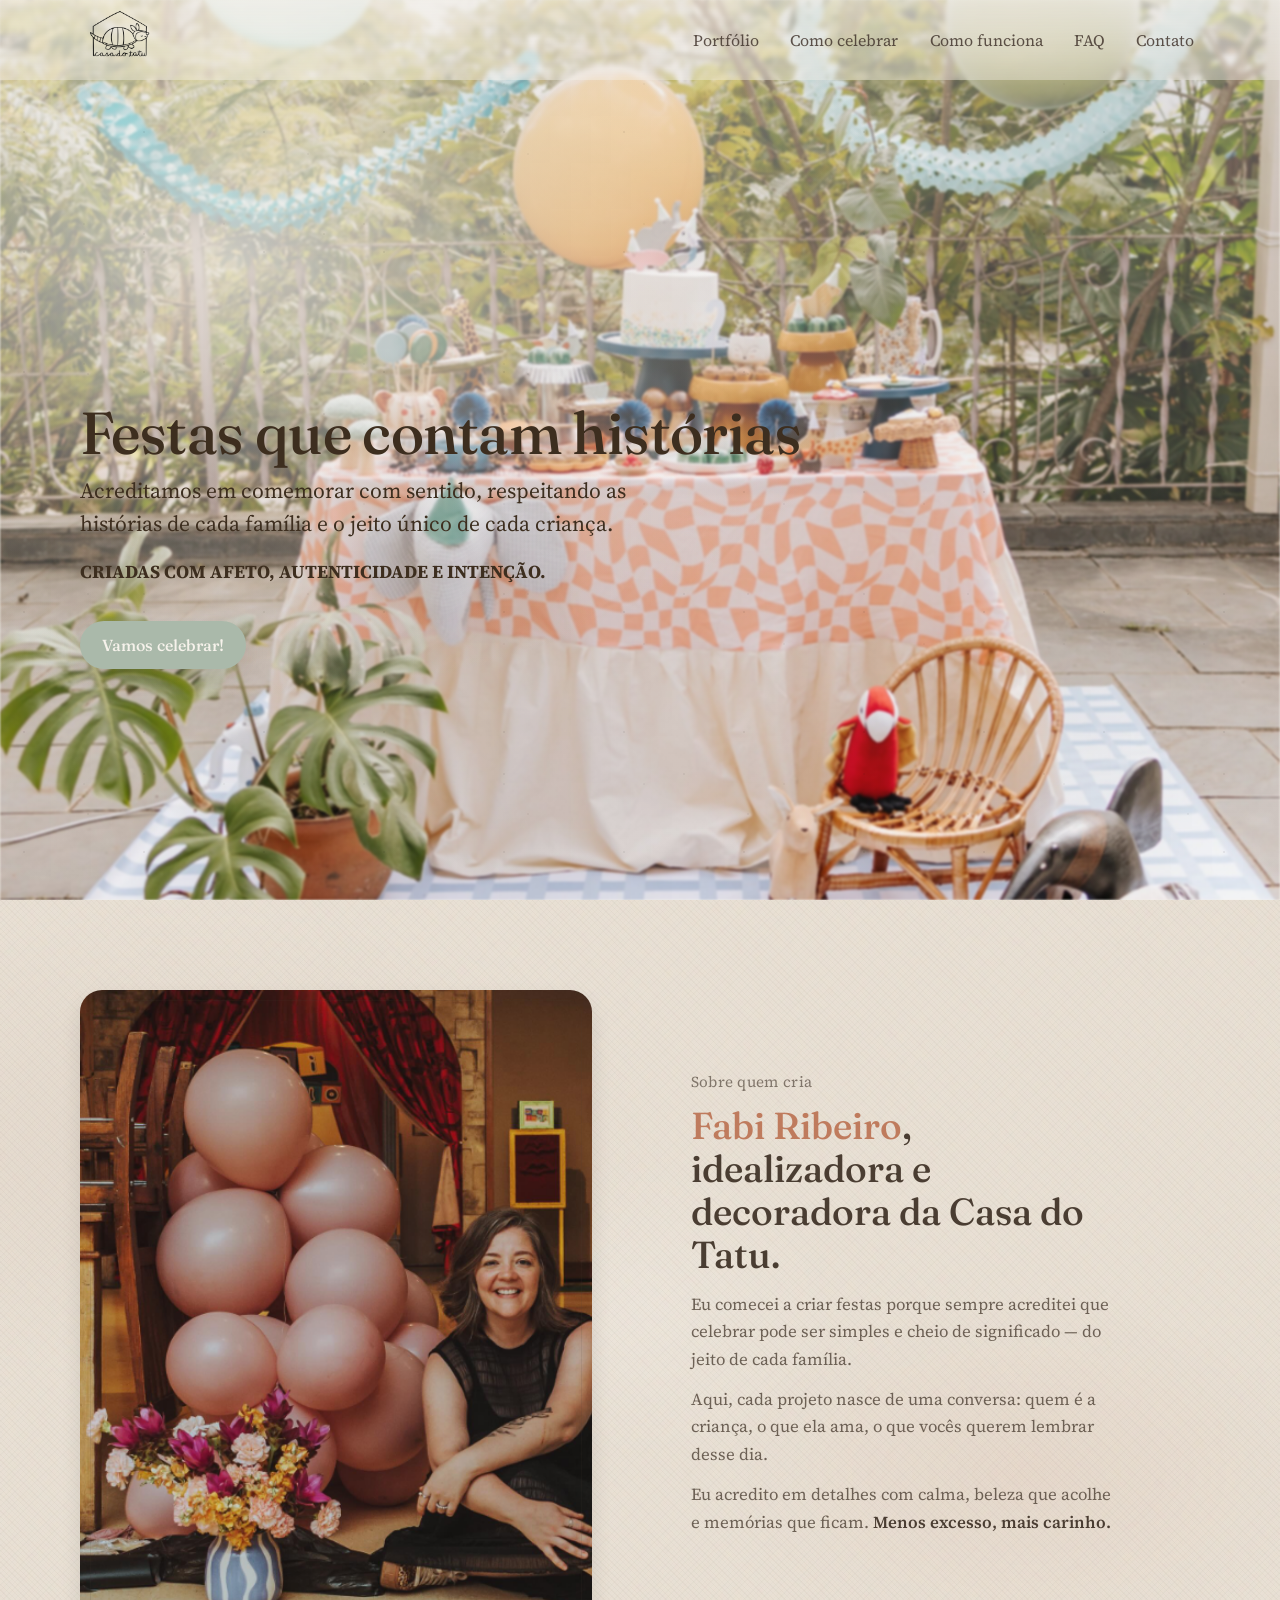
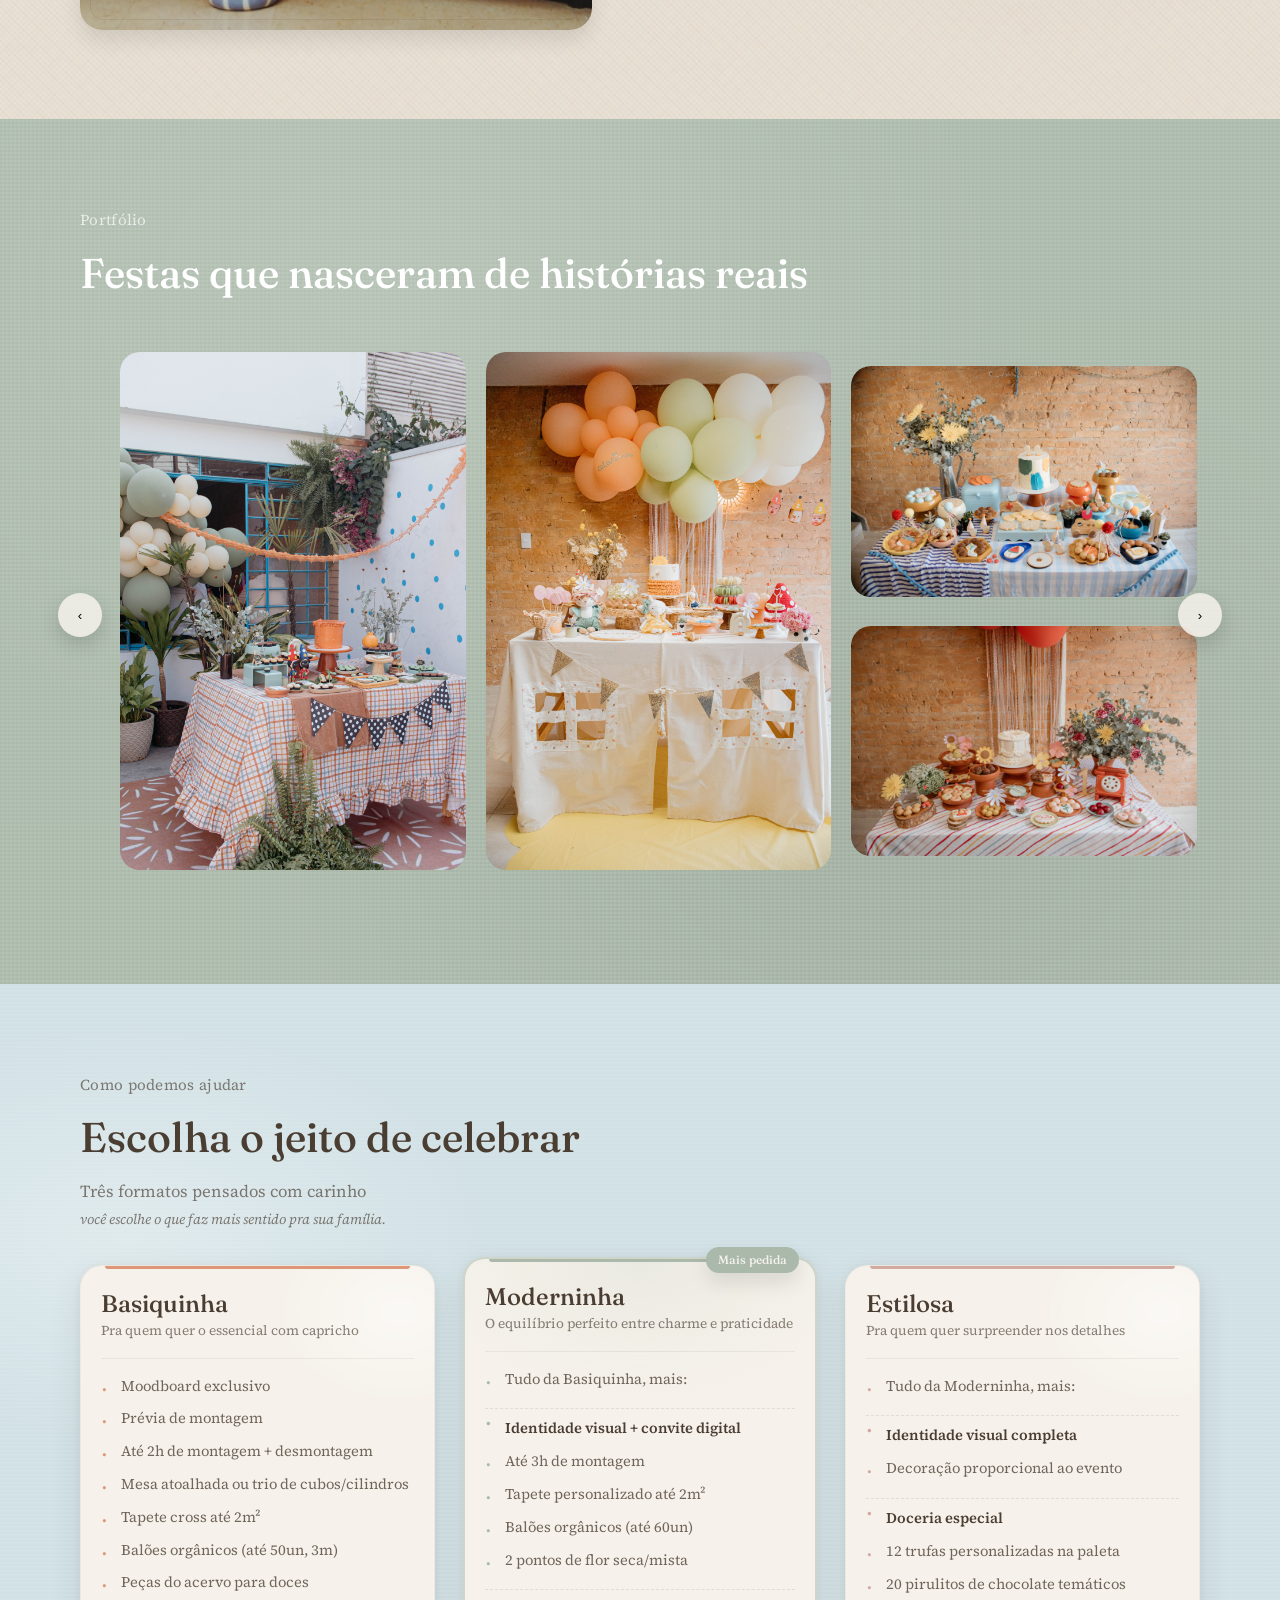
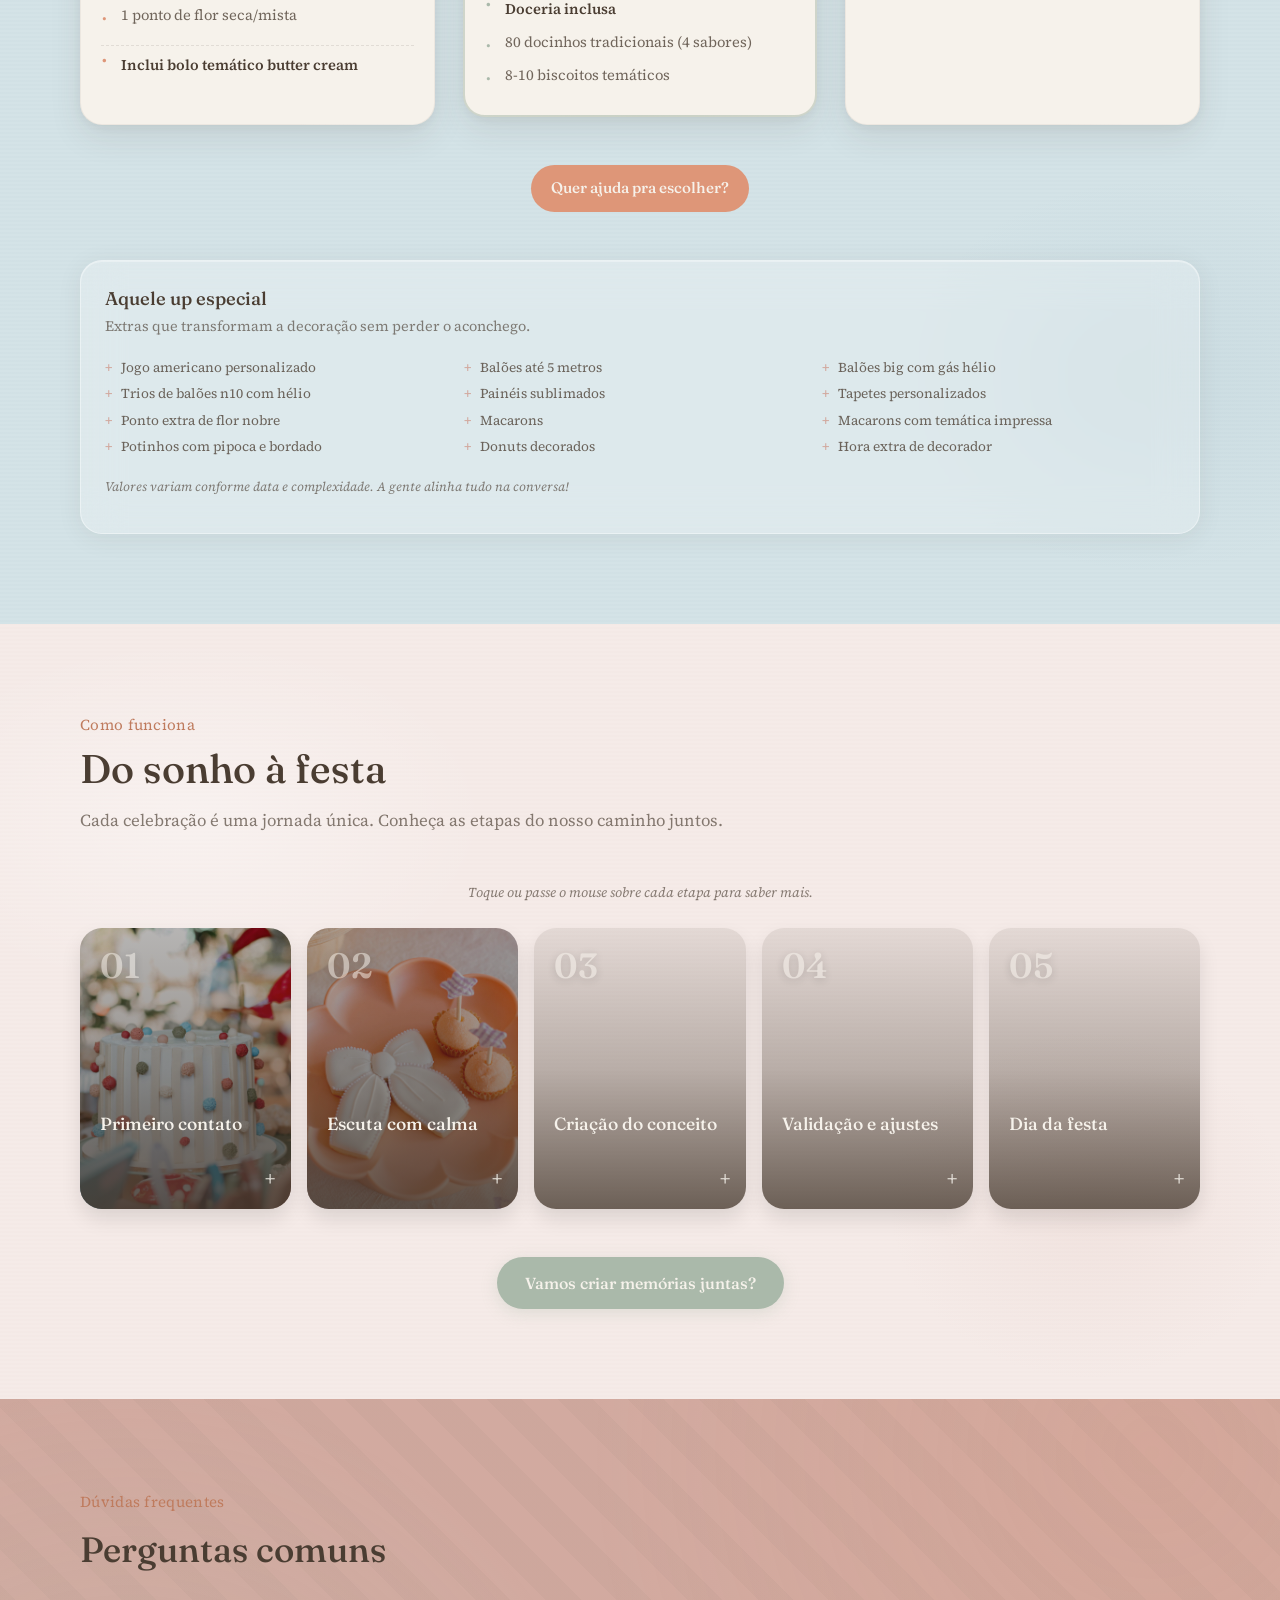
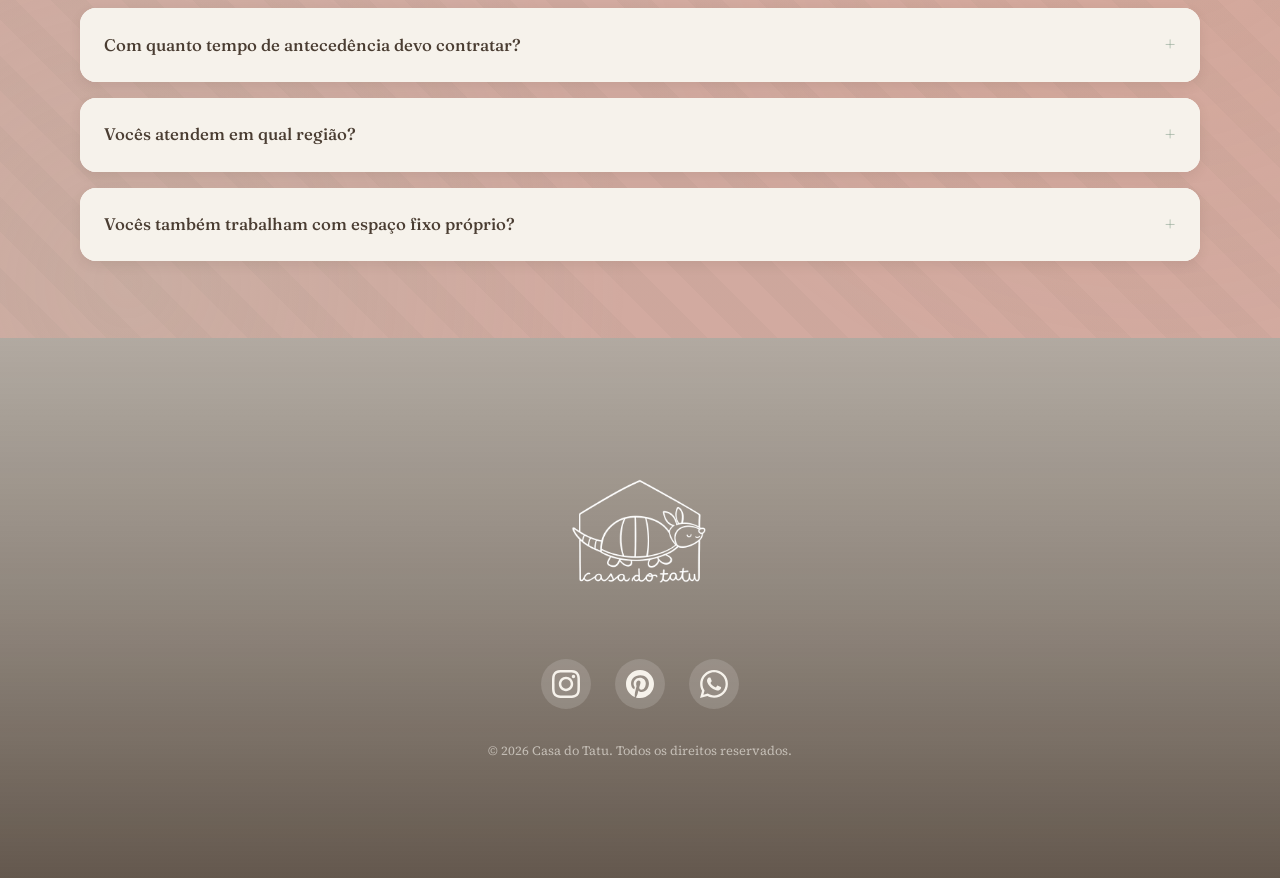
<file: index.html>
<!doctype html>
<html lang="pt-BR">
<head>
  <meta charset="utf-8" />
  <meta name="viewport" content="width=device-width, initial-scale=1" />
  <title>Casa do Tatu — Festas que contam histórias</title>
  <meta name="description" content="Festas autorais para infância, criadas com afeto, tempo e intenção. Decoração de festas infantis em São Paulo. Peça um orçamento." />

  <!-- SEO -->
  <meta name="author" content="Casa do Tatu - Fabi Ribeiro" />
  <meta name="robots" content="index, follow" />
  <meta name="keywords" content="festa infantil, decoração de festa, festa personalizada, São Paulo, festa afetiva, decoração autoral" />
  <link rel="canonical" href="https://casadotatu.com.br/" />

  <!-- Open Graph (Facebook, WhatsApp, LinkedIn) -->
  <meta property="og:type" content="website" />
  <meta property="og:title" content="Casa do Tatu — Festas que contam histórias" />
  <meta property="og:description" content="Festas autorais para infância, criadas com afeto, tempo e intenção. Decoração de festas infantis em São Paulo." />
  <meta property="og:image" content="./img/casa-do-tatu-hero.jpg" />
  <meta property="og:url" content="https://casadotatu.com.br/" />
  <meta property="og:locale" content="pt_BR" />
  <meta property="og:site_name" content="Casa do Tatu" />

  <!-- Twitter Card -->
  <meta name="twitter:card" content="summary_large_image" />
  <meta name="twitter:title" content="Casa do Tatu — Festas que contam histórias" />
  <meta name="twitter:description" content="Festas autorais para infância, criadas com afeto, tempo e intenção." />
  <meta name="twitter:image" content="./img/casa-do-tatu-hero.jpg" />

  <!-- Favicon (adicione os arquivos na pasta img) -->
  <link rel="icon" type="image/png" sizes="32x32" href="./img/favicon-32x32.png" />
  <link rel="icon" type="image/png" sizes="16x16" href="./img/favicon-16x16.png" />
  <link rel="apple-touch-icon" sizes="180x180" href="./img/apple-touch-icon.png" />

  <!-- Tema para mobile -->
  <meta name="theme-color" content="#AAB9AA" />

  <!-- Fonts -->
  <link rel="preconnect" href="https://fonts.googleapis.com">
  <link rel="preconnect" href="https://fonts.gstatic.com" crossorigin>
  <link href="https://fonts.googleapis.com/css2?family=Fraunces:ital,opsz,wght@0,9..144,400;0,9..144,500;0,9..144,600;1,9..144,400&family=Source+Serif+4:ital,opsz,wght@0,8..60,400;0,8..60,500;0,8..60,600;1,8..60,400&display=swap" rel="stylesheet">

  <!-- Styles -->
  <link rel="stylesheet" href="casa-do-tatu.css" />
</head>

<body>
    <div class="top">
        <header class="header" role="banner">
          <div class="container header__inner">
            <a href="#topo" class="header__brand" aria-label="Casa do Tatu — página inicial">
              <img
                src="./img/casa-do-tatu-logo.png"
                alt="Casa do Tatu"
                width="140"
                height="40"
                class="header__logo"
                decoding="async"
              />
            </a>
        
            <button
              class="header__toggle"
              type="button"
              aria-label="Abrir menu"
              aria-controls="primary-nav"
              aria-expanded="false"
            >
              <span class="header__toggle-lines" aria-hidden="true"></span>
            </button>
        
            <nav
              class="nav nav--primary"
              id="primary-nav"
              aria-label="Navegação principal"
            >
              <ul class="nav__list">
                  <li class="nav__item"><a href="#portfolio" class="nav__link">Portfólio</a></li>
                  <li class="nav__item"><a href="#ajudar" class="nav__link">Como celebrar</a></li>
                  <li class="nav__item"><a href="#como-funciona" class="nav__link">Como funciona</a></li>
                  <li class="nav__item"><a href="#faq" class="nav__link">FAQ</a></li>
                  <li class="nav__item"><a href="#contato" class="nav__link">Contato</a></li>
              </ul>
            </nav>
          </div>
        </header>
        
          <!-- HERO -->
          <section class="hero" aria-labelledby="hero-title">
            <div class="container hero__content">
              <h1 id="hero-title" class="hero__title">
                Festas que contam histórias
              </h1>

              <p class="hero__subtitle">
                Acreditamos em comemorar com sentido, respeitando as histórias de cada família e o jeito único de cada criança.
              </p>
              <p class="hero__subtitle--small"><strong>CRIADAS COM AFETO, AUTENTICIDADE E INTENÇÃO.</strong></p>
              <a
                href="https://wa.me/5511945922761?text=Olá!%20Vim%20pelo%20site%20da%20Casa%20do%20Tatu%20e%20gostaria%20de%20saber%20mais%20sobre%20as%20festas%20🎉" target="_blank" rel="noopener"
                class="btn btn--primary hero__cta"
                aria-label="Vamos conversar sobre sua festa"
              >
                Vamos celebrar!
              </a>
            </div>
          </section>
    </div>

    <main id="conteudo">

    <!-- QUEM CRIA -->
    <section class="section section--creator" id="quem-cria" aria-labelledby="creator-title">
  <div class="container">
    <div class="creator">
      <figure class="creator__media">
        <img
          class="creator__image"
          src="./img/casa-do-tatu-Fabi.png"
          alt="A criadora da Casa do Tatu preparando uma decoração com balões e flores."
          loading="lazy"
          decoding="async"
          width="900"
          height="1100"
        />
      </figure>

      <div class="creator__content">
        <p class="creator__eyebrow">Sobre quem cria</p>

        <h2 class="creator__title" id="creator-title">
          <span class="creator__name">Fabi Ribeiro</span>,<br />
          idealizadora e decoradora da Casa do Tatu.
        </h2>

        <div class="creator__text">
          <p>
            Eu comecei a criar festas porque sempre acreditei que celebrar pode ser simples
            e cheio de significado — do jeito de cada família.
          </p>
          <p>
            Aqui, cada projeto nasce de uma conversa: quem é a criança, o que ela ama,
            o que vocês querem lembrar desse dia.
          </p>
          <p>
            Eu acredito em detalhes com calma, beleza que acolhe e memórias que ficam.
            <strong>Menos excesso, mais carinho.</strong>
          </p>
        </div>
      </div>
    </div>
  </div>
</section>
<section
  class="section section--portfolio"
  id="portfolio"
  aria-labelledby="portfolio-title"
>
  <div class="container">
    <header class="section__header">
        <p class="creator__eyebrow">Portfólio</p>
      <h2 id="portfolio-title" class="section__title">
        Festas que nasceram de histórias reais
      </h2>
    </header>

    <div class="portfolio">
      <button
        class="portfolio__nav portfolio__nav--prev"
        aria-label="Imagem anterior"
        data-portfolio-prev
      >
        ‹
      </button>

      <div class="portfolio__viewport" data-portfolio-viewport>
        <ul class="portfolio__track">
          <li class="portfolio__item">
            <img src="./img/portifolio-1.jpg" alt="Mesa decorada em tons suaves" loading="lazy" />
          </li>
          <li class="portfolio__item">
            <img src="./img/portifolio-2.jpg" alt="Detalhes de festa infantil afetiva" loading="lazy" />
          </li>
          <li class="portfolio__item">
            <img src="./img/portifolio-3.jpg" alt="Criança interagindo com a decoração" loading="lazy" />
            <img src="./img/portifolio-5.jpg" alt="Detalhes de festa infantil afetiva" loading="lazy" />
          </li>
          <li class="portfolio__item">
            <img src="./img/portifolio-4.jpg" alt="Mesa decorada em tons suaves" loading="lazy" />
          </li>
          <li class="portfolio__item">
            <img src="./img/portifolio-6.jpg" alt="Criança interagindo com a decoração" loading="lazy" />
          </li>
          <li class="portfolio__item">
            <img src="./img/portifolio-7.jpg" alt="Mesa decorada em tons suaves" loading="lazy" />
          </li>
          <li class="portfolio__item">
            <img src="./img/portifolio-8.jpg" alt="Detalhes de festa infantil afetiva" loading="lazy" />
            <img src="./img/portifolio-9.jpg" alt="Criança interagindo com a decoração" loading="lazy" />
          </li>
        </ul>
      </div>

      <button
        class="portfolio__nav portfolio__nav--next"
        aria-label="Próxima imagem"
        data-portfolio-next
      >
        ›
      </button>
    </div>
  </div>
</section>
<section class="section section--plans" id="ajudar" aria-labelledby="plans-title">
  <div class="container">
    <header class="section__header">
      <p class="creator__eyebrow">Como podemos ajudar</p>
      <h2 class="section__title" id="plans-title">Escolha o jeito de celebrar</h2>
      <p class="section__subtitle">
        Três formatos pensados com carinho<br>
        <small><em>você escolhe o que faz mais sentido pra sua família.</em></small>
      </p>
    </header>

    <div class="plans" role="list">
      <!-- BASIQUINHA -->
      <article class="plan plan--basic" role="listitem" aria-labelledby="plan-basic-title">
        <header class="plan__header">
          <h3 class="plan__title" id="plan-basic-title">Basiquinha</h3>
          <p class="plan__price">
            <span class="plan__price-note">Pra quem quer o essencial com capricho</span>
          </p>
        </header>

        <div class="plan__body">
          <ul class="plan__list">
            <li>Moodboard exclusivo</li>
            <li>Prévia de montagem</li>
            <li>Até 2h de montagem + desmontagem</li>
            <li>Mesa atoalhada ou trio de cubos/cilindros</li>
            <li>Tapete cross até 2m²</li>
            <li>Balões orgânicos (até 50un, 3m)</li>
            <li>Peças do acervo para doces</li>
            <li>1 ponto de flor seca/mista</li>
            <li class="plan__highlight">Inclui bolo temático butter cream</li>
          </ul>
        </div>

        <footer class="plan__footer">
          <a class="button button--outline plan__cta" href="https://wa.me/5511945922761?text=Olá!%20Vim%20pelo%20site%20e%20tenho%20interesse%20na%20festa%20*Basiquinha*%20🎉" target="_blank" rel="noopener">
            Quero essa
          </a>
        </footer>
      </article>

      <!-- MODERNINHA -->
      <article class="plan plan--modern" role="listitem" aria-labelledby="plan-modern-title">
        <span class="plan__badge">Mais pedida</span>
        <header class="plan__header">
          <h3 class="plan__title" id="plan-modern-title">Moderninha</h3>
          <p class="plan__price">
            <span class="plan__price-note">O equilíbrio perfeito entre charme e praticidade</span>
          </p>
        </header>

        <div class="plan__body">
          <ul class="plan__list">
            <li>Tudo da Basiquinha, mais:</li>
            <li class="plan__highlight">Identidade visual + convite digital</li>
            <li>Até 3h de montagem</li>
            <li>Tapete personalizado até 2m²</li>
            <li>Balões orgânicos (até 60un)</li>
            <li>2 pontos de flor seca/mista</li>
            <li class="plan__highlight">Doceria inclusa</li>
            <li>80 docinhos tradicionais (4 sabores)</li>
            <li>8-10 biscoitos temáticos</li>
          </ul>
        </div>

        <footer class="plan__footer">
          <a class="button button--primary plan__cta" href="https://wa.me/5511945922761?text=Olá!%20Vim%20pelo%20site%20e%20tenho%20interesse%20na%20festa%20*Moderninha*%20🎈" target="_blank" rel="noopener">
            Quero essa
          </a>
        </footer>
      </article>

      <!-- ESTILOSA -->
      <article class="plan plan--stylish" role="listitem" aria-labelledby="plan-stylish-title">
        <header class="plan__header">
          <h3 class="plan__title" id="plan-stylish-title">Estilosa</h3>
          <p class="plan__price">
            <span class="plan__price-note">Pra quem quer surpreender nos detalhes</span>
          </p>
        </header>

        <div class="plan__body">
          <ul class="plan__list">
            <li>Tudo da Moderninha, mais:</li>
            <li class="plan__highlight">Identidade visual completa</li>
            <li>Decoração proporcional ao evento</li>
            <li class="plan__highlight">Doceria especial</li>
            <li>12 trufas personalizadas na paleta</li>
            <li>20 pirulitos de chocolate temáticos</li>
          </ul>
        </div>

        <footer class="plan__footer">
          <a class="button button--outline plan__cta" href="https://wa.me/5511945922761?text=Olá!%20Vim%20pelo%20site%20e%20tenho%20interesse%20na%20festa%20*Estilosa*%20✨" target="_blank" rel="noopener">
            Quero essa
          </a>
        </footer>
      </article>
    </div>

    <!-- CTA geral (só desktop) -->
    <div class="plans__cta">
      <a class="button button--primary" href="https://wa.me/5511945922761?text=Olá!%20Vim%20pelo%20site%20da%20Casa%20do%20Tatu%20e%20gostaria%20de%20saber%20mais%20sobre%20as%20festas%20🎉" target="_blank" rel="noopener">
        Quer ajuda pra escolher?
      </a>
    </div>

    <!-- Add-ons -->
    <aside class="addons" aria-labelledby="addons-title">
      <h3 class="addons__title" id="addons-title">Aquele up especial</h3>
      <p class="addons__subtitle">Extras que transformam a decoração sem perder o aconchego.</p>

      <ul class="addons__list">
        <li>Jogo americano personalizado</li>
        <li>Balões até 5 metros</li>
        <li>Balões big com gás hélio</li>
        <li>Trios de balões n10 com hélio</li>
        <li>Painéis sublimados</li>
        <li>Tapetes personalizados</li>
        <li>Ponto extra de flor nobre</li>
        <li>Macarons</li>
        <li>Macarons com temática impressa</li>
        <li>Potinhos com pipoca e bordado</li>
        <li>Donuts decorados</li>
        <li>Hora extra de decorador</li>
      </ul>

      <p class="addons__note">
        Valores variam conforme data e complexidade. A gente alinha tudo na conversa!
      </p>
    </aside>
  </div>
</section>

<!-- COMO FUNCIONA -->
<section class="section section--process" id="como-funciona" aria-labelledby="process-title">
  <div class="container">
    <header class="section__header">
      <p class="section__eyebrow">Como funciona</p>
      <h2 class="section__title" id="process-title">Do sonho à festa</h2>
      <p class="section__subtitle">
        Cada celebração é uma jornada única. Conheça as etapas do nosso caminho juntos.
      </p>
    </header>

    <p class="process__note">
      <em>Toque ou passe o mouse sobre cada etapa para saber mais.</em>
    </p>

    <ol class="process" role="list">
      <!-- Passo 1: Contato -->
      <li class="process__step">
        <article class="step-card" tabindex="0" aria-labelledby="step-1-title">
          <figure class="step-card__media">
            <img
              src="./img/processo-contato.jpg"
              alt="Mãos segurando um celular, simbolizando o primeiro contato"
              decoding="async"
            />
            <div class="step-card__overlay" aria-hidden="true"></div>
          </figure>
          <div class="step-card__content">
            <span class="step-card__number" aria-hidden="true">01</span>
            <h3 class="step-card__title" id="step-1-title">Primeiro contato</h3>
            <p class="step-card__text">
              Você chega com um sonho, uma ideia, ou até uma dúvida. A gente responde com carinho e atenção.
            </p>
          </div>
        </article>
      </li>

      <!-- Passo 2: Escuta -->
      <li class="process__step">
        <article class="step-card" tabindex="0" aria-labelledby="step-2-title">
          <figure class="step-card__media">
            <img
              src="./img/processo-escuta.jpg"
              alt="Conversa acolhedora entre duas pessoas"
              decoding="async"
            />
            <div class="step-card__overlay" aria-hidden="true"></div>
          </figure>
          <div class="step-card__content">
            <span class="step-card__number" aria-hidden="true">02</span>
            <h3 class="step-card__title" id="step-2-title">Escuta com calma</h3>
            <p class="step-card__text">
              Quem é a criança? O que ela ama? O que vocês querem sentir nesse dia? A gente ouve cada detalhe.
            </p>
          </div>
        </article>
      </li>

      <!-- Passo 3: Planejamento -->
      <li class="process__step">
        <article class="step-card" tabindex="0" aria-labelledby="step-3-title">
          <figure class="step-card__media">
            <img
              src="./img/processo-planejamento.jpg"
              alt="Moodboard com paleta de cores e referências visuais"
              decoding="async"
            />
            <div class="step-card__overlay" aria-hidden="true"></div>
          </figure>
          <div class="step-card__content">
            <span class="step-card__number" aria-hidden="true">03</span>
            <h3 class="step-card__title" id="step-3-title">Criação do conceito</h3>
            <p class="step-card__text">
              Transformamos a história de vocês em um moodboard exclusivo — cores, texturas e elementos que fazem sentido.
            </p>
          </div>
        </article>
      </li>

      <!-- Passo 4: Aprovação -->
      <li class="process__step">
        <article class="step-card" tabindex="0" aria-labelledby="step-4-title">
          <figure class="step-card__media">
            <img
              src="./img/processo-aprovacao.jpg"
              alt="Pessoa sorrindo aprovando um projeto"
              decoding="async"
            />
            <div class="step-card__overlay" aria-hidden="true"></div>
          </figure>
          <div class="step-card__content">
            <span class="step-card__number" aria-hidden="true">04</span>
            <h3 class="step-card__title" id="step-4-title">Validação e ajustes</h3>
            <p class="step-card__text">
              Você aprova, sugere mudanças, e a gente ajusta até ficar exatamente do jeito que você sonhou.
            </p>
          </div>
        </article>
      </li>

      <!-- Passo 5: Montagem -->
      <li class="process__step">
        <article class="step-card" tabindex="0" aria-labelledby="step-5-title">
          <figure class="step-card__media">
            <img
              src="./img/processo-montagem.jpg"
              alt="Mesa de festa sendo montada com decoração afetiva"
              decoding="async"
            />
            <div class="step-card__overlay" aria-hidden="true"></div>
          </figure>
          <div class="step-card__content">
            <span class="step-card__number" aria-hidden="true">05</span>
            <h3 class="step-card__title" id="step-5-title">Dia da festa</h3>
            <p class="step-card__text">
              A gente chega, monta tudo com cuidado e você só precisa curtir. No final, desmontamos e levamos tudo embora.
            </p>
          </div>
        </article>
      </li>
    </ol>

    <div class="process__cta">
      <a href="https://wa.me/5511945922761?text=Olá!%20Vim%20pelo%20site%20da%20Casa%20do%20Tatu%20e%20gostaria%20de%20saber%20mais%20sobre%20as%20festas%20🎉" target="_blank" rel="noopener" class="btn btn--accent">
        Vamos criar memórias juntas?
      </a>
    </div>
  </div>
</section>

<!-- FAQ -->
<section class="section section--faq" id="faq" aria-labelledby="faq-title">
  <div class="container">
    <header class="section__header">
      <p class="section__eyebrow">Dúvidas frequentes</p>
      <h2 class="section__title" id="faq-title">Perguntas comuns</h2>
    </header>

    <div class="faq">
      <details class="faq__item">
        <summary class="faq__question">Com quanto tempo de antecedência devo contratar?</summary>
        <p class="faq__answer">Recomendamos entrar em contato com pelo menos 30 dias de antecedência para garantir disponibilidade.</p>
      </details>

      <details class="faq__item">
        <summary class="faq__question">Vocês atendem em qual região?</summary>
        <p class="faq__answer">Atendemos em São Paulo Capital.</p>
      </details>

      <details class="faq__item">
        <summary class="faq__question">Vocês também trabalham com espaço fixo próprio?</summary>
        <p class="faq__answer">Sim, temos um espaço fixo localizado na rua Estrada Velha da Penha - Tatuapé. Entre em contato para saber mais!</p>
      </details>
    </div>
  </div>
</section>

</main>

<!-- CONTATO / FOOTER -->
<footer class="footer" id="contato">
  <div class="footer__bg" aria-hidden="true">
    <img src="./img/casa-do-tatu-rodape.jpg" alt="" loading="lazy" decoding="async" />
  </div>

  <div class="footer__overlay" aria-hidden="true"></div>

  <div class="container footer__content">
    <div class="footer__brand">
      <img src="./img/casa-do-tatu-logo.png" alt="Casa do Tatu" class="footer__logo" />
    </div>

    <div class="footer__social">
      <a href="https://instagram.com/casadotatu" target="_blank" rel="noopener" class="footer__social-link" aria-label="Instagram">
        <svg width="28" height="28" viewBox="0 0 24 24" fill="currentColor" aria-hidden="true">
          <path d="M12 2.163c3.204 0 3.584.012 4.85.07 3.252.148 4.771 1.691 4.919 4.919.058 1.265.069 1.645.069 4.849 0 3.205-.012 3.584-.069 4.849-.149 3.225-1.664 4.771-4.919 4.919-1.266.058-1.644.07-4.85.07-3.204 0-3.584-.012-4.849-.07-3.26-.149-4.771-1.699-4.919-4.92-.058-1.265-.07-1.644-.07-4.849 0-3.204.013-3.583.07-4.849.149-3.227 1.664-4.771 4.919-4.919 1.266-.057 1.645-.069 4.849-.069zm0-2.163c-3.259 0-3.667.014-4.947.072-4.358.2-6.78 2.618-6.98 6.98-.059 1.281-.073 1.689-.073 4.948 0 3.259.014 3.668.072 4.948.2 4.358 2.618 6.78 6.98 6.98 1.281.058 1.689.072 4.948.072 3.259 0 3.668-.014 4.948-.072 4.354-.2 6.782-2.618 6.979-6.98.059-1.28.073-1.689.073-4.948 0-3.259-.014-3.667-.072-4.947-.196-4.354-2.617-6.78-6.979-6.98-1.281-.059-1.69-.073-4.949-.073zm0 5.838c-3.403 0-6.162 2.759-6.162 6.162s2.759 6.163 6.162 6.163 6.162-2.759 6.162-6.163c0-3.403-2.759-6.162-6.162-6.162zm0 10.162c-2.209 0-4-1.79-4-4 0-2.209 1.791-4 4-4s4 1.791 4 4c0 2.21-1.791 4-4 4zm6.406-11.845c-.796 0-1.441.645-1.441 1.44s.645 1.44 1.441 1.44c.795 0 1.439-.645 1.439-1.44s-.644-1.44-1.439-1.44z"/>
        </svg>
      </a>
      <a href="https://br.pinterest.com/dotatudecor/decora%C3%A7%C3%B5es-fabi-ribeiro-casadotatu/" target="_blank" rel="noopener" class="footer__social-link" aria-label="Pinterest">
        <svg width="28" height="28" viewBox="0 0 24 24" fill="currentColor" aria-hidden="true">
          <path d="M12 0c-6.627 0-12 5.372-12 12 0 5.084 3.163 9.426 7.627 11.174-.105-.949-.2-2.405.042-3.441.218-.937 1.407-5.965 1.407-5.965s-.359-.719-.359-1.782c0-1.668.967-2.914 2.171-2.914 1.023 0 1.518.769 1.518 1.69 0 1.029-.655 2.568-.994 3.995-.283 1.194.599 2.169 1.777 2.169 2.133 0 3.772-2.249 3.772-5.495 0-2.873-2.064-4.882-5.012-4.882-3.414 0-5.418 2.561-5.418 5.207 0 1.031.397 2.138.893 2.738.098.119.112.224.083.345l-.333 1.36c-.053.22-.174.267-.402.161-1.499-.698-2.436-2.889-2.436-4.649 0-3.785 2.75-7.262 7.929-7.262 4.163 0 7.398 2.967 7.398 6.931 0 4.136-2.607 7.464-6.227 7.464-1.216 0-2.359-.631-2.75-1.378l-.748 2.853c-.271 1.043-1.002 2.35-1.492 3.146 1.124.347 2.317.535 3.554.535 6.627 0 12-5.373 12-12 0-6.628-5.373-12-12-12z"/>
        </svg>
      </a>
      <a href="https://wa.me/5511945922761?text=Olá!%20Vim%20pelo%20site%20da%20Casa%20do%20Tatu%20e%20gostaria%20de%20saber%20mais%20sobre%20as%20festas%20🎉" target="_blank" rel="noopener" class="footer__social-link" aria-label="WhatsApp">
        <svg width="28" height="28" viewBox="0 0 24 24" fill="currentColor" aria-hidden="true">
          <path d="M.057 24l1.687-6.163c-1.041-1.804-1.588-3.849-1.587-5.946.003-6.556 5.338-11.891 11.893-11.891 3.181.001 6.167 1.24 8.413 3.488 2.245 2.248 3.481 5.236 3.48 8.414-.003 6.557-5.338 11.892-11.893 11.892-1.99-.001-3.951-.5-5.688-1.448l-6.305 1.654zm6.597-3.807c1.676.995 3.276 1.591 5.392 1.592 5.448 0 9.886-4.434 9.889-9.885.002-5.462-4.415-9.89-9.881-9.892-5.452 0-9.887 4.434-9.889 9.884-.001 2.225.651 3.891 1.746 5.634l-.999 3.648 3.742-.981zm11.387-5.464c-.074-.124-.272-.198-.57-.347-.297-.149-1.758-.868-2.031-.967-.272-.099-.47-.149-.669.149-.198.297-.768.967-.941 1.165-.173.198-.347.223-.644.074-.297-.149-1.255-.462-2.39-1.475-.883-.788-1.48-1.761-1.653-2.059-.173-.297-.018-.458.13-.606.134-.133.297-.347.446-.521.151-.172.2-.296.3-.495.099-.198.05-.372-.025-.521-.075-.148-.669-1.611-.916-2.206-.242-.579-.487-.501-.669-.51l-.57-.01c-.198 0-.52.074-.792.372s-1.04 1.016-1.04 2.479 1.065 2.876 1.213 3.074c.149.198 2.095 3.2 5.076 4.487.709.306 1.263.489 1.694.626.712.226 1.36.194 1.872.118.571-.085 1.758-.719 2.006-1.413.248-.695.248-1.29.173-1.414z"/>
        </svg>
      </a>
    </div>

    <p class="footer__copy">
      © 2026 Casa do Tatu. Todos os direitos reservados.
    </p>
  </div>
</footer>

 <script src="casa-do-tatu.js" defer></script>
</body>
</html>
</file>
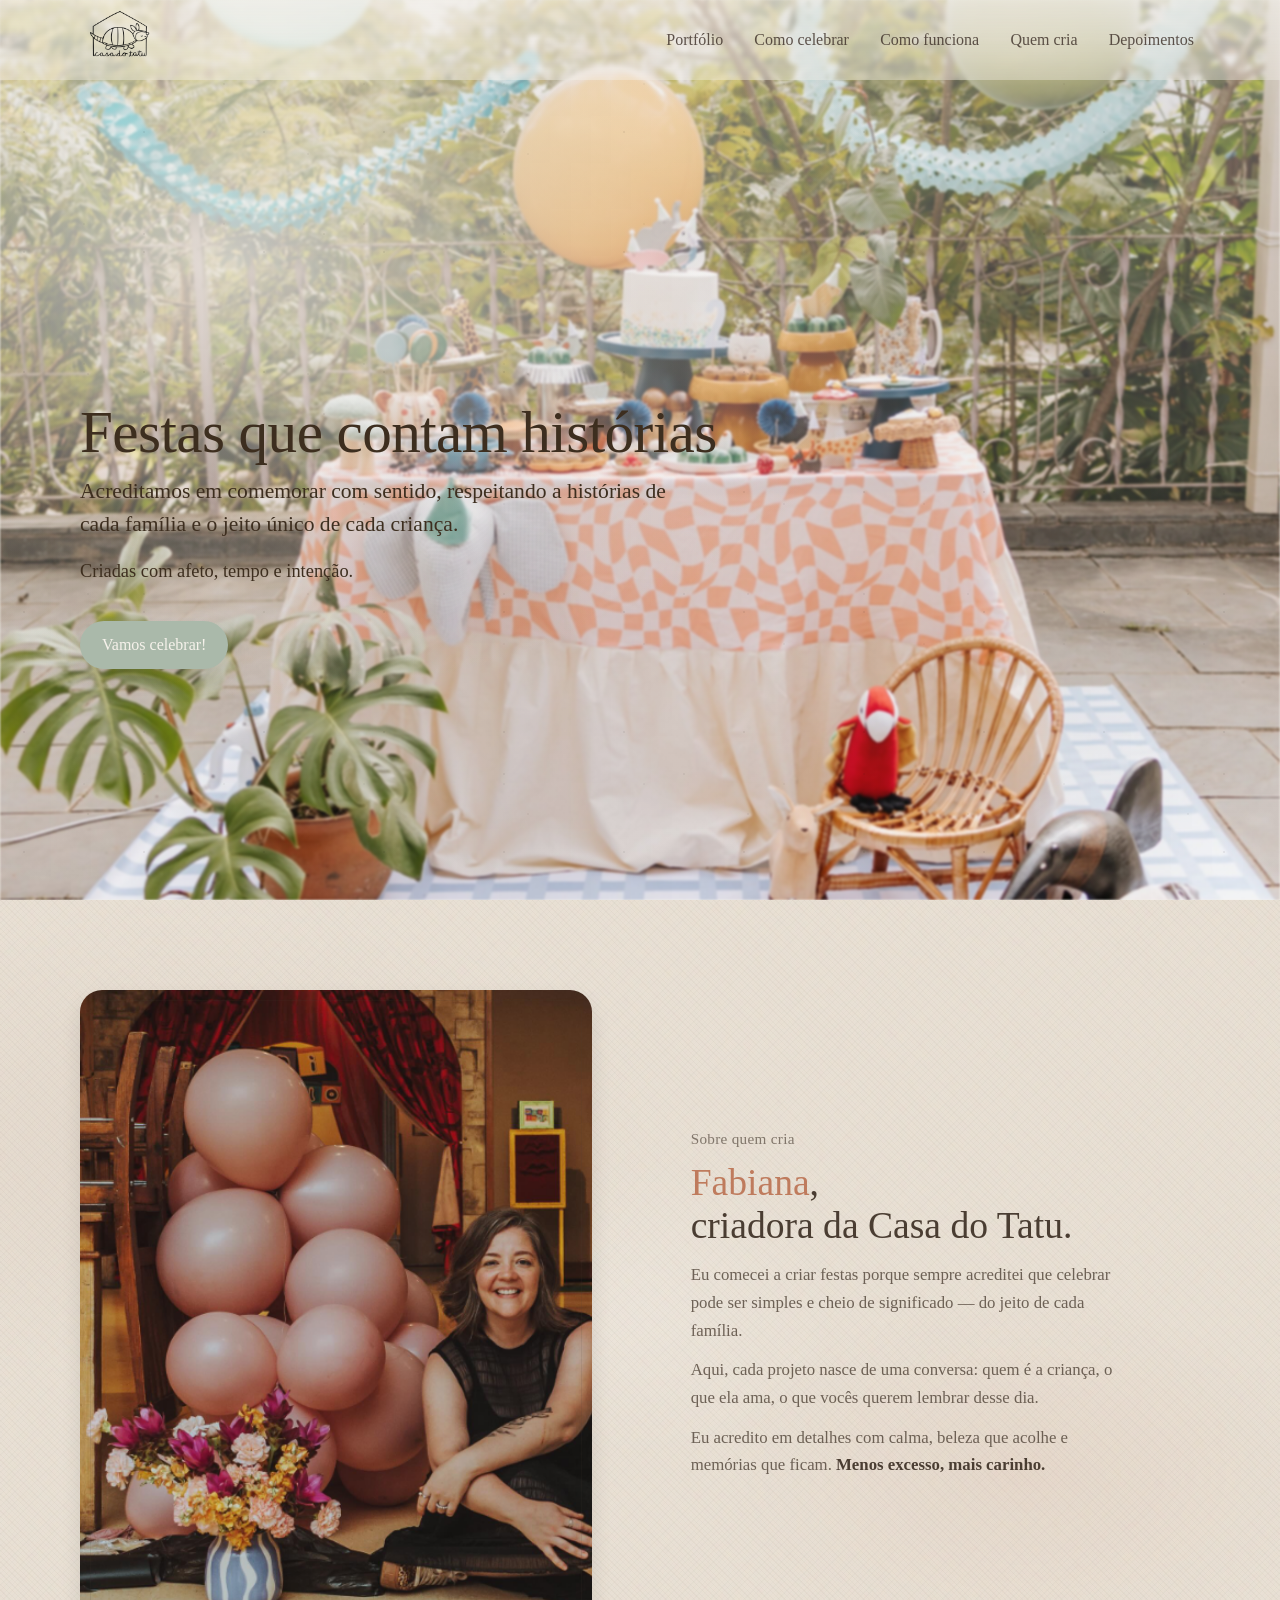
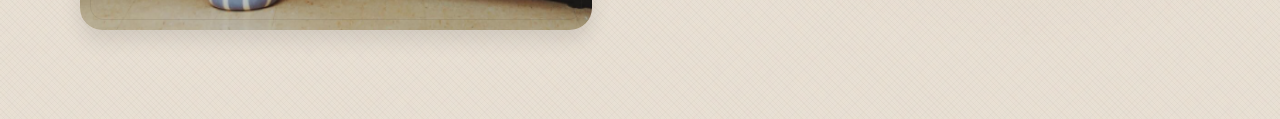
<file: casa-do-tatu.html>
<!doctype html>
<html lang="pt-BR">
<head>
  <meta charset="utf-8" />
  <meta name="viewport" content="width=device-width, initial-scale=1" />
  <title>Casa do Tatu — Festas que contam histórias</title>
  <meta name="description" content="Festas autorais para infância, criadas com afeto, tempo e intenção. Peça um orçamento." />
  <link rel="stylesheet" href="casa-do-tatu.css" />
</head>

<body>
    <div class="top">
        <header class="header" role="banner">
          <div class="container header__inner">
            <a href="#topo" class="header__brand" aria-label="Casa do Tatu — página inicial">
              <img
                src="./img/casa-do-tatu-logo.png"
                alt="Casa do Tatu"
                width="140"
                height="40"
                class="header__logo"
                decoding="async"
              />
            </a>
        
            <button
              class="header__toggle"
              type="button"
              aria-label="Abrir menu"
              aria-controls="primary-nav"
              aria-expanded="false"
            >
              <span class="header__toggle-lines" aria-hidden="true"></span>
            </button>
        
            <nav
              class="nav nav--primary"
              id="primary-nav"
              aria-label="Navegação principal"
            >
              <ul class="nav__list">
                  <li class="nav__item"><a href="#portfolio" class="nav__link">Portfólio</a></li>
                  <li class="nav__item"><a href="#ajudar" class="nav__link">Como celebrar</a></li>
                  <li class="nav__item"><a href="#como-funciona" class="nav__link">Como funciona</a></li>
                  <li class="nav__item"><a href="#quem-cria" class="nav__link">Quem cria</a></li>
                <li class="nav__item"><a href="#depoimentos" class="nav__link">Depoimentos</a></li>
              </ul>
            </nav>
          </div>
        </header>
        
        <main id="conteudo">
          <!-- HERO -->
          <section class="hero" aria-labelledby="hero-title">
            <div class="container hero__content">
              <h1 id="hero-title" class="hero__title">
                Festas que contam histórias
              </h1>
        
              <p class="hero__subtitle">
                Acreditamos em comemorar com sentido, respeitando a histórias de cada família e o jeito único de cada criança. 
            </p>
            <p class="hero__subtitle--small">Criadas com afeto, tempo e intenção.</p>
              <a
                href="#cta-final"
                class="btn btn--primary hero__cta"
                aria-label="Vamos conversar sobre sua festa"
              >
                Vamos celebrar!
              </a>
            </div>
          </section>
        </main>
    </div>
    <section class="section section--creator" id="quem-cria" aria-labelledby="creator-title">
  <div class="container">
    <div class="creator">
      <figure class="creator__media">
        <img
          class="creator__image"
          src="./img/casa-do-tatu-Fabi.png"
          alt="A criadora da Casa do Tatu preparando uma decoração com balões e flores."
          loading="lazy"
          decoding="async"
          width="900"
          height="1100"
        />
      </figure>

      <div class="creator__content">
        <p class="creator__eyebrow">Sobre quem cria</p>

        <h2 class="creator__title" id="creator-title">
          <span class="creator__name">Fabiana</span>,<br />
          criadora da Casa do Tatu.
        </h2>

        <div class="creator__text">
          <p>
            Eu comecei a criar festas porque sempre acreditei que celebrar pode ser simples
            e cheio de significado — do jeito de cada família.
          </p>
          <p>
            Aqui, cada projeto nasce de uma conversa: quem é a criança, o que ela ama,
            o que vocês querem lembrar desse dia.
          </p>
          <p>
            Eu acredito em detalhes com calma, beleza que acolhe e memórias que ficam.
            <strong>Menos excesso, mais carinho.</strong>
          </p>
        </div>
      </div>
    </div>
  </div>
</section>


 <script src="casa-do-tatu.js" defer></script>
</body>
</html>
</file>
<file: casa-do-tatu.css>
/* ============================================
   CASA DO TATU — Stylesheet
   ============================================ */

/* ========== VARIÁVEIS CSS ========== */
:root {
  /* ===== PALETA PRINCIPAL ===== */
  --color-cream: #F6F2EB;
  --color-sand: #E9E0D4;
  --color-sage: #AAB9AA;
  --color-blue-pastel: #D4E3E7;
  --color-rose: #D2AAA0;
  --color-coral: #DE9678;
  --color-terracotta: #BF7B5D;
  --color-burnt-orange: #AA5C3C;

  /* Aliases para compatibilidade */
  --paper-base: var(--color-cream);
  --cream: var(--color-sand);
  --cream-dark: var(--color-sand);
  --sage: var(--color-sage);
  --sage-light: var(--color-sage);
  --terracotta: var(--color-terracotta);
  --terracotta-dark: var(--color-burnt-orange);

  /* Cores de texto (neutros - mantidos) */
  --ink: #3D3028;
  --ink-soft: rgba(61, 48, 40, .65);
  --ink-medium: rgba(61, 48, 40, .82);
  --ink-light: rgba(61, 48, 40, .5);
  --brown: #4A3D32;
  --brown-soft: rgba(74, 61, 50, .78);
  --brown-muted: rgba(74, 61, 50, .65);

  /* Vidro/transparência */
  --glass: rgba(246, 242, 235, .72);
  --glass-strong: rgba(246, 242, 235, .82);

  /* Sombras */
  --shadow-sm: 0 10px 20px rgba(0, 0, 0, .10);
  --shadow-md: 0 14px 26px rgba(0, 0, 0, .14);
  --shadow-lg: 0 18px 44px rgba(33, 24, 20, .18);

  /* Raios de borda */
  --radius-sm: 10px;
  --radius: 14px;
  --radius-lg: 22px;
  --radius-xl: 28px;
  --radius-full: 999px;

  /* Espaçamentos */
  --space-xs: 8px;
  --space-sm: 10px;
  --space-md: 14px;
  --space-lg: 18px;

  /* Layout */
  --header-h: 80px;
  --container-max: 1120px;

  /* Transições */
  --transition-fast: .12s ease;
  --transition-medium: .18s ease;

  /* Tipografia */
  --font-body: "Source Serif 4", ui-serif, Georgia, serif;
  --font-display: "Fraunces", ui-serif, Georgia, serif;
}

/* ========== RESET / BASE ========== */
*,
*::before,
*::after {
  box-sizing: border-box;
}

html {
  overflow-x: hidden;
}

html:focus-within {
  scroll-behavior: smooth;
}

body {
  margin: 0;
  min-height: 100vh;
  overflow-x: hidden;
  color: var(--ink);
  background: var(--paper-base);
  font-family: var(--font-body);
  line-height: 1.5;
  text-rendering: optimizeLegibility;
  -webkit-font-smoothing: antialiased;
}

img {
  max-width: 100%;
  display: block;
}

a {
  color: inherit;
  text-decoration: none;
}

a:focus-visible,
button:focus-visible {
  outline: 2px solid var(--ink-light);
  outline-offset: 3px;
}

/* ========== DEBUG ========== */
body.show-borders *,
body.show-borders *::before,
body.show-borders *::after {
  outline: 1px solid rgba(192, 123, 90, 0.35);
}

/* ========== LAYOUT ========== */
.container {
  width: min(var(--container-max), 100% - 4rem);
  margin-inline: auto;
}

header,
main {
  position: relative;
  z-index: 1;
}

/* ========== TEXTURA DE PAPEL ========== */
body::before {
  content: "";
  position: fixed;
  inset: 0;
  pointer-events: none;
  z-index: 0;
  background-image:
    radial-gradient(circle at 20% 10%, rgba(0, 0, 0, .10) 0 1px, transparent 1px),
    radial-gradient(circle at 80% 30%, rgba(0, 0, 0, .09) 0 1px, transparent 1px),
    radial-gradient(circle at 40% 70%, rgba(0, 0, 0, .07) 0 1px, transparent 1px),
    radial-gradient(circle at 60% 60%, rgba(0, 0, 0, .06) 0 1px, transparent 1px),
    linear-gradient(90deg, rgba(0, 0, 0, .035), transparent 35%, rgba(0, 0, 0, .03)),
    linear-gradient(0deg, rgba(0, 0, 0, .035), transparent 40%, rgba(0, 0, 0, .03));
  background-size:
    120px 120px,
    180px 180px,
    220px 220px,
    140px 140px,
    520px 520px,
    620px 620px;
  mix-blend-mode: multiply;
  opacity: .55;
}

/* ========== HEADER ========== */
.header {
  position: fixed;
  top: 0;
  left: 0;
  right: 0;
  z-index: 2001;
  height: var(--header-h);
  background: linear-gradient(to bottom, rgba(245, 241, 235, .6), rgba(245, 241, 235, .4));
  backdrop-filter: blur(2px);
}

.header__inner {
  height: var(--header-h);
  display: flex;
  align-items: center;
  justify-content: space-between;
  gap: 1rem;
}

.header__brand {
  display: inline-flex;
  align-items: center;
  gap: .6rem;
}

.header__logo {
  height: 80px;
  width: auto;
}

/* ========== TOGGLE (HAMBURGER) ========== */
.header__toggle {
  display: inline-flex;
  align-items: center;
  justify-content: center;
  width: 44px;
  height: 44px;
  border: 0;
  border-radius: 14px;
  background: rgba(245, 241, 235, .65);
  box-shadow: var(--shadow-sm);
  cursor: pointer;
  position: relative;
  z-index: 3005;
}

.header__toggle-lines {
  position: relative;
  width: 20px;
  height: 2px;
  background: rgba(74, 61, 50, .75);
  border-radius: 2px;
}

.header__toggle-lines::before,
.header__toggle-lines::after {
  content: "";
  position: absolute;
  left: 0;
  width: 20px;
  height: 2px;
  background: rgba(61, 48, 40, .75);
  border-radius: 2px;
  transition: transform var(--transition-medium), top var(--transition-medium);
}

.header__toggle-lines::before { top: -7px; }
.header__toggle-lines::after { top: 7px; }

/* Toggle → X (quando menu aberto) */
body.is-nav-open .header__toggle-lines {
  background: transparent;
}

body.is-nav-open .header__toggle-lines::before {
  top: 0;
  transform: rotate(45deg);
}

body.is-nav-open .header__toggle-lines::after {
  top: 0;
  transform: rotate(-45deg);
}

/* ========== NAVEGAÇÃO ========== */
.nav--primary {
  position: fixed;
  top: 0;
  bottom: 0;
  right: 0;
  width: 280px;
  max-width: 100vw;
  padding-top: calc(var(--header-h) + var(--space-sm));
  opacity: 0;
  visibility: hidden;
  transform: translateX(30px);
  transition:
    opacity .25s ease-out,
    transform .25s ease-out,
    visibility .25s linear;
  z-index: 2000;
}

/* Overlay de fundo */
.nav--primary::before {
  position: fixed;
  inset: 0;
  background: rgba(61, 48, 40, .15);
  backdrop-filter: blur(4px);
  opacity: 0;
  transition: opacity .25s ease-out;
  z-index: -1;
}

/* Estado aberto */
body.is-nav-open .nav--primary {
  opacity: 1;
  visibility: visible;
  transform: translateX(0);
}

body.is-nav-open .nav--primary::before {
  opacity: 1;
}

/* Card do menu */
.nav__list {
  position: relative;
  width: min(520px, calc(100% - 2rem));
  margin: 0 auto;
  padding: var(--space-md);
  list-style: none;
  border-radius: var(--radius-xl);
  background: var(--paper-base);
  box-shadow: var(--shadow-lg);
  display: grid;
  gap: var(--space-xs);
}

.nav__link {
  display: flex;
  align-items: center;
  justify-content: space-between;
  padding: var(--space-md);
  border-radius: var(--radius);
  font-size: 1.05rem;
  color: var(--ink);
  background: rgba(255, 255, 255, .25);
  transition: transform var(--transition-fast), background var(--transition-fast);
  white-space: nowrap;
  overflow: hidden;
  text-overflow: ellipsis;
}

.nav__link:hover {
  background: rgba(255, 255, 255, .40);
  transform: translateY(-1px);
}

/* ========== HERO ========== */
.top {
  position: relative;
  min-height: 100vh;
  padding-top: var(--header-h);
}

.top::before {
  content: "";
  position: absolute;
  inset: 0;
  background: url("./img/casa-do-tatu-hero.jpg");
  background-size: cover;
  background-position: center;
  filter: blur(1px);
  z-index: -2;
}

.top::after {
  content: "";
  position: absolute;
  inset: 0;
  background:
    radial-gradient(700px 450px at 18% 28%, rgba(245, 241, 235, .75), rgba(245, 241, 235, .20) 60%, transparent 100%),
    linear-gradient(to bottom, rgba(245, 241, 235, .40), transparent);
  z-index: -1;
}

.hero__content {
  padding-top: clamp(25%, 30vw, 15%);
}

@media (max-width: 900px) {
  .hero__content {
    padding-top: 30%;
  }
}

.hero__title {
  font-family: var(--font-display);
  color: #3D2E1F;
  margin: 0 0 var(--space-sm);
  font-weight: 500;
  letter-spacing: -0.01em;
  font-size: clamp(2.35rem, 5vw, 3.7rem);
  line-height: 1.1;
}

.hero__subtitle {
  width: min(620px, 100%);
  margin: 0 0 var(--space-lg);
  font-size: clamp(1.05rem, 2.4vw, 1.35rem);
  color: #3D2E1F;
}

.hero__subtitle--small {
  width: min(620px, 100%);
  margin: 0 0 35px;
  font-size: clamp(0.95rem, 2.0vw, 1.15rem);
  color: #3D2E1F;
}

/* ========== BOTÕES ========== */
.btn {
  display: inline-flex;
  align-items: center;
  justify-content: center;
  gap: .6rem;
  padding: 12px var(--space-lg);
  border-radius: var(--radius-full);
  border: 0;
  cursor: pointer;
  font: inherit;
  transition:
    transform var(--transition-fast),
    background var(--transition-fast),
    box-shadow var(--transition-fast);
}

.btn--primary {
  font-family: var(--font-display);
  font-size: 1rem;
  padding: 12px 22px;
  background: var(--sage-light);
  box-shadow: 0 8px 24px rgba(61, 48, 40, .15);
  color: var(--paper-base);
  font-weight: 500;
  border: none;
}

.btn--primary:hover {
  background: var(--sage);
  color: var(--paper-base);
}


/* ========== SECTION: CREATOR ========== */
.section--creator {
  position: relative;
  padding: clamp(64px, 7vw, 110px) 0;

  /* Textura de papel artesanal */
  background:
    /* Fibras diagonais sutis */
    repeating-linear-gradient(
      45deg,
      transparent,
      transparent 3px,
      rgba(74, 61, 50, .03) 3px,
      rgba(74, 61, 50, .03) 4px
    ),
    repeating-linear-gradient(
      -45deg,
      transparent,
      transparent 3px,
      rgba(74, 61, 50, .02) 3px,
      rgba(74, 61, 50, .02) 4px
    ),
    /* Manchas orgânicas - efeito papel feito à mão */
    radial-gradient(
      ellipse 800px 400px at 15% 30%,
      rgba(221, 208, 195, .5),
      transparent 60%
    ),
    radial-gradient(
      ellipse 600px 350px at 80% 70%,
      rgba(192, 123, 90, .08),
      transparent 50%
    ),
    radial-gradient(
      ellipse 400px 300px at 50% 50%,
      rgba(255, 255, 255, .15),
      transparent 50%
    ),
    /* Grão fino de papel */
    url("data:image/svg+xml,%3Csvg viewBox='0 0 100 100' xmlns='http://www.w3.org/2000/svg'%3E%3Cfilter id='noise'%3E%3CfeTurbulence type='fractalNoise' baseFrequency='0.8' numOctaves='4' stitchTiles='stitch'/%3E%3C/filter%3E%3Crect width='100%25' height='100%25' filter='url(%23noise)' opacity='0.04'/%3E%3C/svg%3E"),
    /* Base cream */
    linear-gradient(to bottom, var(--cream), var(--cream-dark));
}

.creator {
  display: grid;
  grid-template-columns: 1fr;
  gap: clamp(16px, 3.6vw, 42px);
  align-items: center;
}

.creator__media {
  margin: 0;
  border-radius: var(--radius-lg);
  overflow: hidden;
  background: rgba(232, 222, 212, .9);
  box-shadow: var(--shadow-sm);
  position: relative;
}

.creator__media::before {
  content: "";
  position: absolute;
  inset: var(--space-sm);
  border-radius: var(--radius);
  box-shadow: inset 0 0 0 1px rgba(74, 61, 50, .10);
  pointer-events: none;
  z-index: 1;
}

.creator__image {
  display: block;
  width: 100%;
  height: auto;
  aspect-ratio: 4 / 5;
  object-fit: cover;
  object-position: center;
  filter: saturate(.95) contrast(.98);
}

.creator__content {
  max-width: 60ch;
  padding-left: 0;
}

@media (min-width: 900px) {
  .creator__content {
    padding-left: 10%;
  }
}

.creator__eyebrow {
  margin: 0 0 var(--space-sm);
  font-size: .95rem;
  letter-spacing: .02em;
  color: var(--brown-muted);
}

.creator__title {
  font-family: var(--font-display);
  margin: 0 0 var(--space-md);
  font-size: clamp(1.7rem, 3.2vw, 2.35rem);
  line-height: 1.15;
  font-weight: 500;
  color: var(--brown);
}

.creator__name {
  color: var(--terracotta);
}

.creator__text {
  font-size: 1.05rem;
  line-height: 1.65;
  color: var(--brown-soft);
}

.creator__text p {
  margin: 0 0 12px;
}

.creator__text strong {
  color: var(--brown);
  font-weight: 600;
}

.creator__actions {
  margin-top: var(--space-lg);
  display: flex;
  flex-wrap: wrap;
  gap: 12px;
}

/* ========== MEDIA QUERIES ========== */

/* Desktop (≥900px) */
@media (min-width: 900px) {
  /* Navegação horizontal */
  .header__toggle {
    display: none;
  }

  .nav--primary {
    position: static;
    inset: auto;
    padding: 0;
    opacity: 1;
    visibility: visible;
    transform: none;
    transition: none;
    background: none;
    display: flex;
    align-items: center;
    margin-left: 0;
    width: auto;
  }

  .nav--primary::before {
    display: none;
  }

  .nav__list {
    width: auto;
    margin: 0;
    padding: 0;
    background: transparent;
    box-shadow: none;
    border-radius: 0;
    display: flex;
    gap: 1.2rem;
    align-items: center;
    margin-left: auto;
  }

  .nav__link {
    padding: var(--space-sm) 6px;
    background: transparent;
    border-radius: var(--radius-sm);
    font-size: 1rem;
    color: var(--ink-medium);
    white-space: normal;
    overflow: visible;
    text-overflow: clip;
  }

  .nav__link:hover {
    background: rgba(245, 241, 235, .55);
    transform: none;
  }

  /* Creator grid */
  .creator {
    grid-template-columns: 0.95fr 1.05fr;
  }
}

/* Acessibilidade: reduz animações */
@media (prefers-reduced-motion: reduce) {
  html:focus-within {
    scroll-behavior: auto;
  }

  * {
    transition: none !important;
    animation: none !important;
  }
}

.section--portfolio {
  padding: clamp(64px, 7vw, 110px) 0;

  /* Textura de linho com sage */
  background:
    /* Trama horizontal */
    repeating-linear-gradient(
      0deg,
      transparent,
      transparent 2px,
      rgba(255, 255, 255, .08) 2px,
      rgba(255, 255, 255, .08) 4px
    ),
    /* Trama vertical */
    repeating-linear-gradient(
      90deg,
      transparent,
      transparent 2px,
      rgba(255, 255, 255, .05) 2px,
      rgba(255, 255, 255, .05) 4px
    ),
    /* Variação sutil de tom */
    radial-gradient(
      ellipse at 30% 20%,
      rgba(255, 255, 255, .12),
      transparent 50%
    ),
    radial-gradient(
      ellipse at 70% 80%,
      rgba(0, 0, 0, .06),
      transparent 50%
    ),
    /* Base sage */
    var(--sage);
}

.section__header {
  max-width: 48rem;
  margin-bottom: 2rem;
}

.section--portfolio .creator__eyebrow {
  color: rgba(255, 255, 255, .7);
}

.section--portfolio .section__title {
  color: white;
  margin: 0;
}

.section__title {
  font-family: var(--font-display);
  font-size: clamp(2rem, 4vw, 2.6rem);
  font-weight: 500;
}

.section__subtitle {
  opacity: 0.85;
}

/* ---- CARROSSEL ---- */

.portfolio {
  position: relative;
}

/* Mobile: carrossel full-width (sangra para fora do container) */
@media (max-width: 899px) {
  .portfolio {
    margin-left: -2rem;
    margin-right: -2rem;
  }
}

.portfolio__viewport {
  overflow-x: auto;
  scroll-snap-type: x mandatory;
  -webkit-overflow-scrolling: touch;
  scrollbar-width: none;
}

.portfolio__viewport::-webkit-scrollbar {
  display: none;
}

.portfolio__track {
  display: flex;
  gap: 1.25rem;
  padding-bottom: 0.5rem;
}

/* Mobile: padding lateral para primeira e última imagem */
@media (max-width: 899px) {
  .portfolio__track {
    padding-left: 2rem;
    padding-right: 2rem;
  }
}

.portfolio__item {
  flex: 0 0 85%;
  scroll-snap-align: start;
  display: flex;
  flex-direction: column-reverse;
  align-items: center;
  justify-content: space-around;
}

.portfolio__item img {
  width: 100%;
  height: auto;
  border-radius: 1.25rem;
  display: block;
}

/* Desktop */
@media (min-width: 900px) {
  .portfolio__item {
    flex-basis: 32%;
  }
}

/* ---- SETAS ---- */

.portfolio__nav {
  display: none;
}

@media (min-width: 900px) {
  .portfolio__nav {
    display: grid;
    place-items: center;

    position: absolute;
    top: 50%;
    transform: translateY(-50%);

    width: 44px;
    height: 44px;
    border-radius: 50%;
    border: none;

    background: rgba(245,241,235,0.85);
    box-shadow: 0 8px 20px rgba(0,0,0,.15);
    cursor: pointer;
  }

  .portfolio__nav--prev { left: -22px; }
  .portfolio__nav--next { right: -22px; }
}

/* =========================================================
   SECTION 4 — COMO PODEMOS CELEBRAR JUNTOS (PLANS)
   ========================================================= */

.section--plans {
  padding: clamp(64px, 7vw, 110px) 0;

  /* Fundo azul claro com textura suave */
  background:
    /* Manchas orgânicas */
    radial-gradient(
      ellipse 600px 350px at 10% 20%,
      rgba(255, 255, 255, .3),
      transparent 60%
    ),
    radial-gradient(
      ellipse 500px 400px at 90% 80%,
      rgba(100, 140, 160, .08),
      transparent 50%
    ),
    /* Trama sutil */
    repeating-linear-gradient(
      0deg,
      transparent,
      transparent 2px,
      rgba(100, 130, 150, .025) 2px,
      rgba(100, 130, 150, .025) 4px
    ),
    /* Base azul pastel sólido */
    var(--color-blue-pastel);
}

/* Header da seção */
.section--plans .section__header {
  max-width: 42rem;
  margin-bottom: 2rem;
  text-align: center;
}

@media (min-width: 900px) {
  .section--plans .section__header {
    text-align: left;
  }
}

.section--plans .section__title {
  margin: 0 0 var(--space-sm);
  color: var(--brown);
}

.section--plans .section__subtitle {
  margin: 0;
  font-size: 1.05rem;
  line-height: 1.6;
  color: var(--brown-soft);
}

.section--plans .creator__eyebrow {
  color: var(--brown-muted);
}

/* Grid dos planos */
.plans {
  display: grid;
  grid-template-columns: 1fr;
  gap: 1.5rem;
  margin-top: 2rem;
}

@media (min-width: 900px) {
  .plans {
    grid-template-columns: repeat(3, 1fr);
    gap: 1.75rem;
    align-items: start;
  }
}

/* Card base */
.plan {
  position: relative;
  background:
    radial-gradient(
      ellipse 200px 150px at 90% 10%,
      rgba(255, 255, 255, .5),
      transparent 60%
    ),
    var(--paper-base);
  border-radius: var(--radius-lg);
  padding: 1.5rem 1.25rem 1.75rem;
  box-shadow:
    0 2px 8px rgba(74, 61, 50, .06),
    0 12px 32px rgba(74, 61, 50, .1);
  border: 1px solid rgba(74, 61, 50, .06);
  display: flex;
  flex-direction: column;
  height: 100%;
  transition: transform .2s ease, box-shadow .2s ease;
}

.plan::before {
  content: "";
  position: absolute;
  top: 0;
  left: 1.5rem;
  right: 1.5rem;
  height: 3px;
  border-radius: 0 0 3px 3px;
}

/* Cores por plano - Nova Paleta */
.plan--basic::before {
  background: var(--color-coral);
}

.plan--modern::before {
  background: var(--color-sage);
}

.plan--stylish::before {
  background: var(--color-rose);
}

/* Destaque Moderninha */
.plan--modern {
  border: 2px solid rgba(170, 185, 170, .5);
  background:
    radial-gradient(
      ellipse 300px 200px at 50% 0%,
      rgba(170, 185, 170, .15),
      transparent 70%
    ),
    var(--paper-base);
}

@media (min-width: 900px) {
  .plan:hover {
    transform: translateY(-4px);
    box-shadow: var(--shadow-lg);
  }

  .plan--modern {
    transform: translateY(-8px);
  }

  .plan--modern:hover {
    transform: translateY(-12px);
  }
}

/* Badge "mais pedida" */
.plan__badge {
  position: absolute;
  top: -12px;
  right: 1rem;
  background: var(--color-sage);
  color: var(--paper-base);
  font-family: var(--font-display);
  font-size: .75rem;
  font-weight: 500;
  padding: 4px 12px;
  border-radius: var(--radius-full);
  box-shadow: var(--shadow-sm);
}

/* Cabeçalho do card */
.plan__header {
  margin-bottom: 1rem;
  padding-bottom: 1rem;
  border-bottom: 1px solid rgba(74, 61, 50, .08);
}

.plan__title {
  font-family: var(--font-display);
  margin: 0 0 4px;
  font-size: 1.5rem;
  font-weight: 500;
  line-height: 1.15;
  color: var(--brown);
}

.plan__price {
  margin: 0;
}

.plan__price-note {
  display: block;
  font-size: .85rem;
  color: var(--brown-muted);
}

/* Corpo (lista) */
.plan__body {
  flex: 1;
}

.plan__list {
  list-style: none;
  margin: 0;
  padding: 0;
  display: grid;
  gap: 10px;
  font-size: .92rem;
  line-height: 1.55;
  color: var(--brown-soft);
}

.plan__list li {
  position: relative;
  padding-left: 1.25rem;
}

.plan--basic .plan__list li::before {
  content: "·";
  position: absolute;
  left: 0;
  top: -2px;
  font-size: 1.4rem;
  color: var(--color-coral);
}

.plan--modern .plan__list li::before {
  content: "·";
  position: absolute;
  left: 0;
  top: -2px;
  font-size: 1.4rem;
  color: var(--color-sage);
}

.plan--stylish .plan__list li::before {
  content: "·";
  position: absolute;
  left: 0;
  top: -2px;
  font-size: 1.4rem;
  color: var(--color-rose);
}

/* Destaques */
.plan__highlight {
  font-weight: 600;
  color: var(--brown);
  margin-top: 8px;
  padding-top: 8px;
  border-top: 1px dashed rgba(74, 61, 50, .12);
}

/* Rodapé (CTA por plano) - só mobile */
.plan__footer {
  margin-top: 1.25rem;
  padding-top: 1rem;
}

.plan__cta {
  width: 100%;
  justify-content: center;
}

/* Mobile: mostrar CTA individual */
/* Desktop: esconder CTA individual */
@media (min-width: 900px) {
  .plan__footer {
    display: none;
  }
}

/* CTA geral da seção */
.plans__cta {
  margin-top: 2.5rem;
  text-align: center;
  display: none;
}

.plans__cta-text {
  font-family: var(--font-display);
  margin: 0 0 1rem;
  font-size: 1.15rem;
  font-weight: 500;
  color: var(--brown);
}

@media (min-width: 900px) {
  .plans__cta {
    display: block;
  }
}

/* Botão CTA "Quer ajuda pra escolher?" */
.plans__cta .button--primary {
  background: var(--color-coral);
}

.plans__cta .button--primary:hover,
.plans__cta .button--primary:focus {
  background: var(--color-terracotta);
  box-shadow: 0 8px 24px rgba(222, 150, 120, .4);
}

/* Add-ons - Card translúcido */
.addons {
  margin-top: 3rem;
  padding: 1.5rem;
  background: rgba(255, 255, 255, .25);
  backdrop-filter: blur(20px);
  -webkit-backdrop-filter: blur(20px);
  border-radius: var(--radius-lg);
  border: 1px solid rgba(255, 255, 255, .4);
  box-shadow:
    0 4px 24px rgba(74, 61, 50, .08),
    inset 0 1px 0 rgba(255, 255, 255, .35);
}

.addons__title {
  font-family: var(--font-display);
  margin: 0 0 4px;
  font-size: 1.15rem;
  font-weight: 500;
  color: var(--brown);
}

.addons__subtitle {
  margin: 0 0 1.25rem;
  font-size: .9rem;
  color: var(--brown-muted);
}

.addons__list {
  list-style: none;
  padding: 0;
  margin: 0;
  display: grid;
  grid-template-columns: 1fr;
  gap: 6px;
  font-size: .85rem;
  line-height: 1.5;
  color: var(--brown-soft);
}

@media (min-width: 600px) {
  .addons__list {
    grid-template-columns: repeat(2, 1fr);
  }
}

@media (min-width: 900px) {
  .addons__list {
    grid-template-columns: repeat(3, 1fr);
  }
}

.addons__list li {
  position: relative;
  padding-left: 1rem;
}

.addons__list li::before {
  content: "+";
  position: absolute;
  left: 0;
  color: var(--color-rose);
  font-weight: 600;
}

.addons__note {
  margin-top: 1.25rem;
  font-size: .8rem;
  font-style: italic;
  color: var(--brown-muted);
}

/* Botão base reforçado */
.button {
  display: inline-flex;
  align-items: center;
  justify-content: center;
  padding: 12px 20px;
  border-radius: var(--radius-full);
  text-decoration: none;
  font-family: var(--font-display);
  font-size: .95rem;
  font-weight: 500;
  border: none;
  cursor: pointer;
  transition: transform .15s ease, box-shadow .15s ease, background .15s ease;
}

/* Botão secundário (outline) para cards */
.button--outline {
  background: transparent;
  border: 1.5px solid var(--color-coral);
  color: var(--brown);
  transition: background .15s ease, border-color .15s ease, color .15s ease;
}

/* Hover por plano - Basiquinha (coral) */
.plan--basic .button--outline:hover {
  background: var(--color-coral);
  border-color: var(--color-coral);
  color: var(--paper-base);
}

/* Hover por plano - Estilosa (rose) */
.plan--stylish .button--outline {
  border-color: var(--color-rose);
}

.plan--stylish .button--outline:hover {
  background: var(--color-rose);
  border-color: var(--color-rose);
  color: var(--paper-base);
}

/* Botão primário (CTA geral) */
.button--primary {
  background-color: var(--color-coral);
  color: var(--paper-base);
  border: none;
  transition: all .2s ease;
}

.button--primary:hover,
.button--primary:focus {
  background-color: var(--color-terracotta);
  box-shadow: 0 8px 24px rgba(191, 123, 93, .45);
  transform: translateY(-4px) scale(1.02);
}

.button--primary:active {
  background-color: var(--color-burnt-orange);
  transform: translateY(0) scale(1);
  box-shadow: 0 2px 8px rgba(170, 92, 60, .3);
}

/* Moderninha - botão outline sage */
.plan--modern .button--primary {
  background: transparent;
  border: 1.5px solid var(--color-sage);
  color: var(--brown);
}

.plan--modern .button--primary:hover,
.plan--modern .button--primary:focus {
  background: var(--color-sage);
  border-color: var(--color-sage);
  color: var(--paper-base);
  box-shadow: 0 6px 20px rgba(170, 185, 170, .45);
  transform: translateY(-3px);
}

/* =========================================================
   SECTION 5 — COMO FUNCIONA (PROCESS)
   ========================================================= */

.section--process {
  padding: clamp(64px, 7vw, 110px) 0;

  /* Fundo rose suave com textura */
  background:
    /* Manchas orgânicas */
    radial-gradient(
      ellipse 500px 300px at 15% 25%,
      rgba(255, 255, 255, .35),
      transparent 60%
    ),
    radial-gradient(
      ellipse 400px 350px at 85% 75%,
      rgba(210, 170, 160, .12),
      transparent 50%
    ),
    /* Trama sutil */
    repeating-linear-gradient(
      0deg,
      transparent,
      transparent 2px,
      rgba(180, 140, 130, .02) 2px,
      rgba(180, 140, 130, .02) 4px
    ),
    /* Base rose clarinho */
    #F5EBE8;
}

/* Header da seção */
.section--process .section__header {
  max-width: 42rem;
  margin-bottom: 3rem;
  text-align: left;
}

.section--process .section__eyebrow {
  margin: 0 0 var(--space-sm);
  font-size: .95rem;
  letter-spacing: .02em;
  color: var(--color-terracotta);
}

.section--process .section__title {
  font-family: var(--font-display);
  margin: 0 0 1rem;
  font-size: clamp(1.8rem, 4vw, 2.5rem);
  font-weight: 500;
  line-height: 1.15;
  color: var(--brown);
}

.section--process .section__subtitle {
  margin: 0;
  font-size: 1.05rem;
  line-height: 1.6;
  color: var(--brown-soft);
}

/* Grid dos passos */
.process {
  list-style: none;
  padding: 0;
  margin: 0;
  display: grid;
  grid-template-columns: 1fr;
  gap: 1.25rem;
}

@media (min-width: 600px) {
  .process {
    grid-template-columns: repeat(2, 1fr);
  }
}

@media (min-width: 900px) {
  .process {
    grid-template-columns: repeat(5, 1fr);
    gap: 1rem;
  }
}

/* Card de cada passo */
.step-card {
  position: relative;
  border-radius: var(--radius-lg);
  overflow: hidden;
  cursor: pointer;
  aspect-ratio: 3 / 4;
  box-shadow: var(--shadow-sm);
  transition: transform .25s ease, box-shadow .25s ease;
}

.step-card:hover,
.step-card:focus {
  transform: translateY(-4px);
  box-shadow: var(--shadow-lg);
  outline: none;
}

.step-card:focus-visible {
  outline: 3px solid var(--color-coral);
  outline-offset: 3px;
}

/* Imagem do card */
.step-card__media {
  margin: 0;
  position: absolute;
  inset: 0;
}

.step-card__media img {
  width: 100%;
  height: 100%;
  object-fit: cover;
  filter: blur(0.7px) brightness(.80);
  transition: filter .4s ease, transform .4s ease;
}

/* Overlay escuro sutil */
.step-card__overlay {
  position: absolute;
  inset: 0;
  background: linear-gradient(
    to top,
    rgba(74, 61, 50, .8) 0%,
    rgba(74, 61, 50, .35) 50%,
    rgba(74, 61, 50, .1) 100%
  );
  transition: background .4s ease;
}

/* Conteúdo do card (texto) */
.step-card__content {
  position: absolute;
  inset: 0;
  display: flex;
  flex-direction: column;
  padding: 1.25rem 1.25rem 4rem;
  color: var(--paper-base);
  text-align: left;
  z-index: 1;
}

.step-card__content::after {
  content: "+";
  position: absolute;
  bottom: 1rem;
  right: 1rem;
  font-size: 1.2rem;
  font-weight: 500;
  opacity: .8;
  transition: opacity .3s ease;
}

.step-card:hover .step-card__content::after,
.step-card:focus .step-card__content::after,
.step-card.is-active .step-card__content::after {
  opacity: 0;
}

.step-card__number {
  font-family: var(--font-display);
  font-size: clamp(1.8rem, 4vw, 2.2rem);
  font-weight: 600;
  line-height: 1;
  opacity: .5;
  transition: opacity .4s ease;
  text-shadow: 0 2px 8px rgba(0, 0, 0, .3);
}

.step-card__title {
  margin: auto 0 0;
  font-family: var(--font-display);
  font-size: 1.1rem;
  font-weight: 500;
  transition: transform .4s ease;
}

.step-card__text {
  font-size: .9rem;
  line-height: 1.5;
  margin: 0;
  margin-top: .5rem;
  max-height: 0;
  overflow: hidden;
  opacity: 0;
  transition: opacity .4s ease, max-height .4s ease;
}

/* Estado ativo (hover/focus/touch) */
.step-card:hover .step-card__media img,
.step-card:focus .step-card__media img,
.step-card.is-active .step-card__media img {
  filter: blur(3px) brightness(.85);
  transform: scale(1.05);
}

.step-card:hover .step-card__overlay,
.step-card:focus .step-card__overlay,
.step-card.is-active .step-card__overlay {
  background: linear-gradient(
    to top,
    rgba(74, 61, 50, .85) 0%,
    rgba(74, 61, 50, .6) 60%,
    rgba(74, 61, 50, .3) 100%
  );
}

.step-card:hover .step-card__number,
.step-card:focus .step-card__number,
.step-card.is-active .step-card__number {
  opacity: .15;
}

.step-card:hover .step-card__text,
.step-card:focus .step-card__text,
.step-card.is-active .step-card__text {
  opacity: 1;
  max-height: 10rem;
}

/* Nota auxiliar */
.process__note {
  text-align: center;
  margin-bottom: 1.5rem;
  font-size: .85rem;
  color: var(--brown-muted);
}

/* CTA da seção */
.process__cta {
  text-align: center;
  margin-top: 3rem;
}

.btn--accent {
  display: inline-block;
  padding: 14px 28px;
  font-family: var(--font-display);
  font-size: 1rem;
  font-weight: 500;
  color: var(--paper-base);
  background-color: var(--color-sage);
  border: none;
  border-radius: 999px;
  text-decoration: none;
  cursor: pointer;
  box-shadow: 0 4px 16px rgba(170, 185, 170, .3);
  transition: all .25s ease;
}

.btn--accent:hover,
.btn--accent:focus {
  background-color: #8FA68F;
  box-shadow: 0 6px 20px rgba(170, 185, 170, .45);
  transform: translateY(-3px);
}

/* =============================================
   FAQ
   ============================================= */
.section--faq {
  padding: clamp(3rem, 6vw, 5rem) 0;
  background:
    radial-gradient(circle at 10% 90%, rgba(170, 185, 170, .2) 0%, transparent 40%),
    radial-gradient(circle at 90% 10%, rgba(222, 150, 120, .15) 0%, transparent 45%),
    repeating-linear-gradient(
      45deg,
      transparent,
      transparent 25px,
      rgba(74, 61, 50, .03) 25px,
      rgba(74, 61, 50, .03) 50px
    ),
    var(--color-rose);
}

.section--faq .section__header {
  text-align: left;
  margin-bottom: 2rem;
}

.section--faq .section__eyebrow {
  color: var(--color-terracotta);
  font-size: .95rem;
  letter-spacing: .02em;
  margin-bottom: var(--space-sm);
}

.section--faq .section__title {
  font-family: var(--font-display);
  font-size: clamp(1.6rem, 3.5vw, 2.2rem);
  color: var(--brown);
  margin: 0;
}

.faq {
  display: flex;
  flex-direction: column;
  gap: 1rem;
}

.faq__item {
  background: rgba(255, 255, 255, .9);
  border-radius: 1rem;
  box-shadow: 0 4px 12px rgba(74, 61, 50, .1);
  overflow: hidden;
  transition: box-shadow .3s ease, transform .3s ease;
}

.faq__item:hover {
  box-shadow: 0 6px 20px rgba(74, 61, 50, .15);
  transform: translateY(-2px);
}

.faq__item[open] {
  box-shadow: 0 6px 20px rgba(74, 61, 50, .15);
}

.faq__question {
  width: 100%;
  padding: 1.25rem 1.5rem;
  font-family: var(--font-display);
  font-size: 1.05rem;
  font-weight: 500;
  color: var(--brown);
  background: var(--color-cream);
  cursor: pointer;
  list-style: none;
  display: flex;
  justify-content: space-between;
  align-items: center;
  gap: 1rem;
  transition: background .3s ease;
}

.faq__question:hover {
  background: var(--color-sand);
}

.faq__item[open] .faq__question {
  background: var(--color-sand);
}

.faq__question::-webkit-details-marker {
  display: none;
}

.faq__question::after {
  content: '+';
  font-size: 1.4rem;
  font-weight: 300;
  color: var(--color-sage);
  transition: transform .3s ease;
}

.faq__item[open] .faq__question::after {
  transform: rotate(45deg);
}

.faq__answer {
  padding: 1rem 1.5rem 1.25rem;
  font-size: .95rem;
  line-height: 1.6;
  color: var(--brown-muted);
  background: var(--color-sand);
  margin: 0;
}

/* Mobile: aspect ratio mais largo para melhor visualização */
@media (max-width: 599px) {
  .step-card {
    aspect-ratio: 4 / 3;
  }
}

/* =============================================
   FOOTER / CONTATO
   ============================================= */
.footer {
  position: relative;
  min-height: 60vh;
  display: flex;
  align-items: center;
  justify-content: center;
  overflow: hidden;
}

.footer__bg {
  position: absolute;
  inset: 0;
  z-index: 0;
}

.footer__bg img {
  width: 100%;
  height: 100%;
  object-fit: cover;
}

.footer__overlay {
  position: absolute;
  inset: 0;
  background: linear-gradient(
    to top,
    rgba(74, 61, 50, .85) 0%,
    rgba(74, 61, 50, .6) 50%,
    rgba(74, 61, 50, .4) 100%
  );
  z-index: 1;
}

.footer__content {
  position: relative;
  z-index: 2;
  text-align: center;
  padding: 4rem 1.5rem;
  color: var(--paper-base);
}

.footer__brand {
  margin-bottom: 1.5rem;
  text-align: center;
}

.footer__logo {
  display: block;
  max-width: 180px;
  height: auto;
  margin: 0 auto;
  filter: brightness(0) invert(1);
}

.footer__tagline {
  font-family: var(--font-display);
  font-size: 1.2rem;
  font-weight: 400;
  opacity: .9;
  margin: 0;
}

.footer__social {
  display: flex;
  justify-content: center;
  gap: 1.5rem;
  margin-bottom: 2rem;
}

.footer__social-link {
  display: flex;
  align-items: center;
  justify-content: center;
  width: 50px;
  height: 50px;
  border-radius: 50%;
  background: rgba(255, 255, 255, .15);
  color: var(--paper-base);
  transition: background .3s ease, transform .3s ease;
}

.footer__social-link:hover,
.footer__social-link:focus {
  background: var(--color-coral);
  transform: scale(1.1);
}

.footer__contact {
  margin-bottom: 2rem;
}

.footer__email {
  color: var(--paper-base);
  font-size: 1rem;
  text-decoration: none;
  opacity: .9;
  transition: opacity .3s ease;
}

.footer__email:hover,
.footer__email:focus {
  opacity: 1;
  text-decoration: underline;
}

.footer__copy {
  font-size: .8rem;
  opacity: .6;
  margin: 0;
}

@media (max-width: 599px) {
  .footer {
    min-height: 50vh;
  }

  .footer__content {
    padding: 3rem 1rem;
  }

  .footer__logo {
    max-width: 100px;
  }

  .footer__social-link {
    width: 45px;
    height: 45px;
  }
}
</file>
